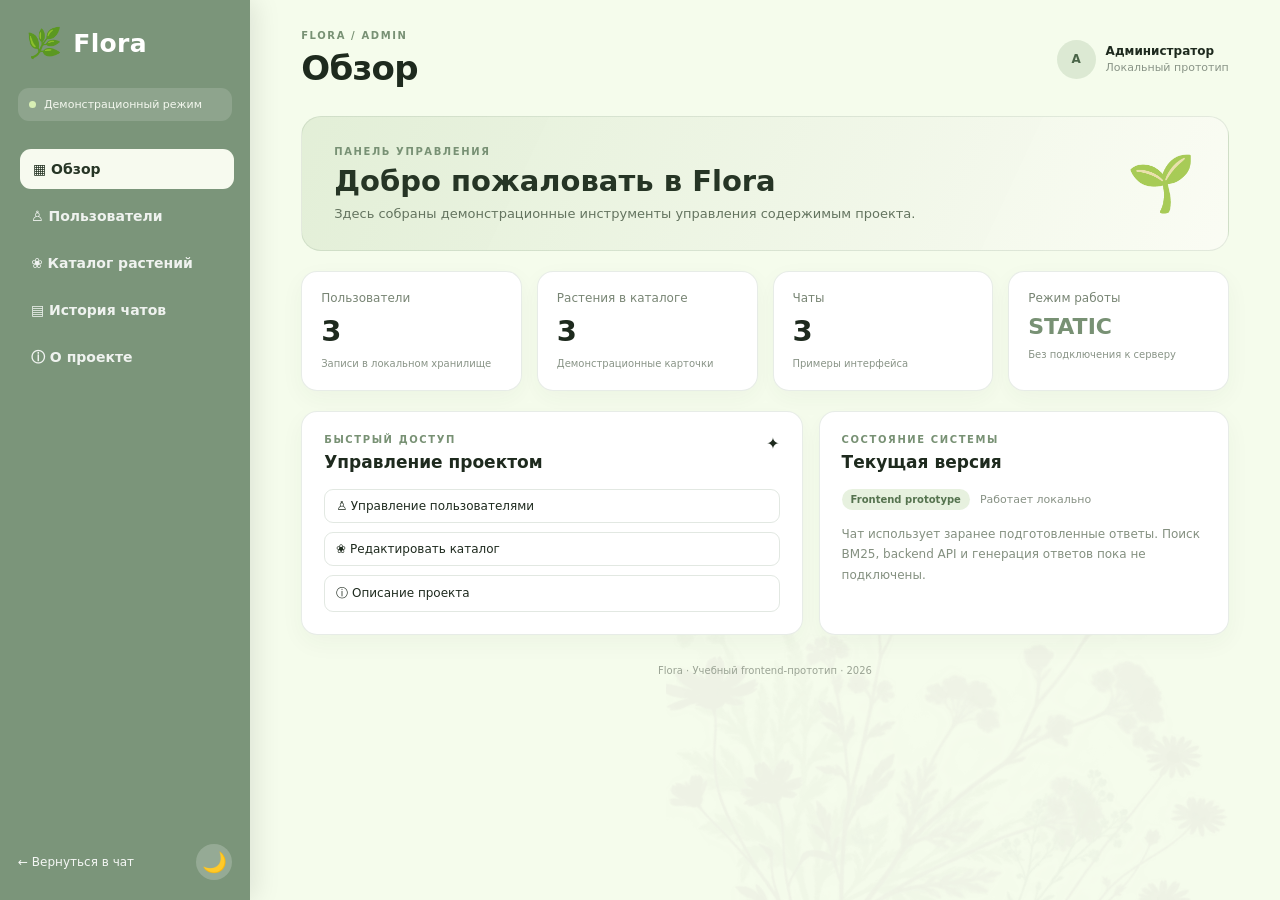
<file: admin.html>
<!DOCTYPE html>
<html lang="ru" data-theme="light">
<head>
  <meta charset="UTF-8">
  <meta name="viewport" content="width=device-width, initial-scale=1.0">
  <meta name="description" content="Демонстрационная панель администратора проекта Flora — Бестиарий растений">
  <title>Администрирование — Flora</title>
  <link rel="stylesheet" href="css/style.css">
  <script>
    (function () {
      var theme = localStorage.getItem('flora-theme') || 'light';
      document.documentElement.setAttribute('data-theme', theme);
    })();
  </script>
</head>
<body class="admin-body">
  <div class="admin-shell">
    <aside class="admin-sidebar">
      <a class="admin-brand" href="index.html"><span>🌿</span><span>Flora</span></a>
      <div class="admin-role"><span class="admin-role-dot"></span> Демонстрационный режим</div>
      <nav class="admin-nav" aria-label="Разделы панели">
        <a class="active" href="#overview" data-section="overview">▦ Обзор</a>
        <a href="#users" data-section="users">♙ Пользователи</a>
        <a href="#plants" data-section="plants">❀ Каталог растений</a>
        <a href="#chats" data-section="chats">▤ История чатов</a>
        <a href="#about" data-section="about">ⓘ О проекте</a>
      </nav>
      <div class="admin-sidebar-bottom">
        <a href="index.html">← Вернуться в чат</a>
        <button class="theme-toggle" id="themeToggle" title="Сменить тему" aria-label="Сменить тему">🌙</button>
      </div>
    </aside>

    <main class="admin-main">
      <header class="admin-topbar">
        <div><p class="admin-eyebrow">FLORA / ADMIN</p><h1 id="pageTitle">Обзор</h1></div>
        <div class="admin-profile"><span class="admin-avatar">А</span><span><b>Администратор</b><small>Локальный прототип</small></span></div>
      </header>

      <section class="admin-section active" id="section-overview">
        <div class="admin-welcome"><div><p class="admin-eyebrow">ПАНЕЛЬ УПРАВЛЕНИЯ</p><h2>Добро пожаловать в Flora</h2><p>Здесь собраны демонстрационные инструменты управления содержимым проекта.</p></div><span class="welcome-plant">🌱</span></div>
        <div class="admin-stats">
          <article class="stat-card"><span>Пользователи</span><strong id="statUsers">—</strong><small>Записи в локальном хранилище</small></article>
          <article class="stat-card"><span>Растения в каталоге</span><strong id="statPlants">—</strong><small>Демонстрационные карточки</small></article>
          <article class="stat-card"><span>Чаты</span><strong id="statChats">3</strong><small>Примеры интерфейса</small></article>
          <article class="stat-card"><span>Режим работы</span><strong class="stat-mode">STATIC</strong><small>Без подключения к серверу</small></article>
        </div>
        <div class="admin-grid-two">
          <article class="admin-card"><div class="admin-card-heading"><div><p class="admin-eyebrow">БЫСТРЫЙ ДОСТУП</p><h3>Управление проектом</h3></div>✦</div><div class="quick-actions"><button data-go="users">♙ Управление пользователями</button><button data-go="plants">❀ Редактировать каталог</button><button data-go="about">ⓘ Описание проекта</button></div></article>
          <article class="admin-card"><p class="admin-eyebrow">СОСТОЯНИЕ СИСТЕМЫ</p><h3>Текущая версия</h3><div class="status-line"><span class="status-pill">Frontend prototype</span><span>Работает локально</span></div><p class="admin-muted">Чат использует заранее подготовленные ответы. Поиск BM25, backend API и генерация ответов пока не подключены.</p></article>
        </div>
      </section>

      <section class="admin-section" id="section-users">
        <div class="section-intro"><div><p class="admin-eyebrow">УЧЁТНЫЕ ЗАПИСИ</p><h2>Пользователи</h2><p>Демонстрационный список. Изменения сохраняются только в этом браузере.</p></div><button class="admin-primary" id="addUserBtn">＋ Добавить пользователя</button></div>
        <div class="admin-card table-card"><div class="table-toolbar"><input id="userSearch" type="search" placeholder="Поиск по имени или логину"><span id="userCount"></span></div><div class="table-scroll"><table><thead><tr><th>Пользователь</th><th>Логин</th><th>Роль</th><th>Статус</th><th>Действия</th></tr></thead><tbody id="usersTable"></tbody></table></div></div>
      </section>

      <section class="admin-section" id="section-plants">
        <div class="section-intro"><div><p class="admin-eyebrow">КОНТЕНТ</p><h2>Каталог растений</h2><p>Добавляйте и редактируйте демонстрационные записи каталога.</p></div><button class="admin-primary" id="addPlantBtn">＋ Добавить растение</button></div>
        <div class="admin-card"><div class="table-toolbar"><input id="plantSearch" type="search" placeholder="Найти растение"><span id="plantCount"></span></div><div id="plantGrid" class="plant-admin-grid"></div></div>
      </section>

      <section class="admin-section" id="section-chats">
        <div class="section-intro"><div><p class="admin-eyebrow">АКТИВНОСТЬ</p><h2>История чатов</h2><p>Примеры диалогов, встроенные в статический frontend.</p></div></div>
        <div class="admin-card table-card"><div class="table-scroll"><table><thead><tr><th>Название</th><th>Последняя активность</th><th>Сообщения</th><th>Источник</th></tr></thead><tbody id="chatsTable"></tbody></table></div></div>
        <div class="admin-note">История не синхронизируется с пользователями: в текущем прототипе чаты хранятся в памяти страницы и не отправляются на сервер.</div>
      </section>

      <section class="admin-section" id="section-about">
        <div class="section-intro"><div><p class="admin-eyebrow">ДОКУМЕНТАЦИЯ</p><h2>О проекте Flora</h2><p>Краткое описание продукта и его текущего состояния.</p></div></div>
        <div class="admin-card about-card"><span class="about-icon">🌿</span><h3>Бестиарий растений</h3><p>Flora — веб-интерфейс справочника необычных и интересных видов растений. Предполагаемый сценарий — поиск растения по названию или вопросу на естественном языке и получение ответа с опорой на источники.</p><div class="about-columns"><div><b>Сейчас реализовано</b><ul><li>Интерфейс чата и список диалогов</li><li>Демонстрационные ответы по шаблону</li><li>Формы входа и регистрации с проверкой полей</li><li>Светлая и тёмная темы</li><li>Демонстрационная панель администратора</li></ul></div><div><b>Планируется подключить</b><ul><li>Backend API и хранение пользователей</li><li>Корпус документов о растениях</li><li>Поиск BM25 и оценку релевантности</li><li>Генерацию ответа на основе найденных источников</li><li>Настоящую авторизацию и разграничение ролей</li></ul></div></div><a class="admin-doc-link" href="README.md" target="_blank" rel="noopener">Открыть README проекта ↗</a></div>
      </section>
      <footer class="admin-footer">Flora · Учебный frontend-прототип · 2026</footer>
    </main>
  </div>

  <dialog class="admin-dialog" id="entityDialog">
    <form id="entityForm" method="dialog">
      <div class="dialog-heading"><div><p class="admin-eyebrow" id="dialogEyebrow">НОВАЯ ЗАПИСЬ</p><h2 id="dialogTitle">Добавить</h2></div><button type="button" class="dialog-close" id="closeDialog" aria-label="Закрыть">×</button></div>
      <label id="fieldNameLabel">Имя<input id="fieldName" required maxlength="60"></label>
      <label id="fieldExtraLabel">Дополнительная информация<input id="fieldExtra" maxlength="100"></label>
      <label id="fieldDescriptionLabel">Описание<textarea id="fieldDescription" rows="3" maxlength="300"></textarea></label>
      <div class="dialog-actions"><button type="button" class="admin-secondary" id="cancelDialog">Отмена</button><button type="submit" class="admin-primary">Сохранить</button></div>
    </form>
  </dialog>
  <script src="js/admin.js"></script>
  <script src="js/app.js"></script>
</body>
</html>
</file>
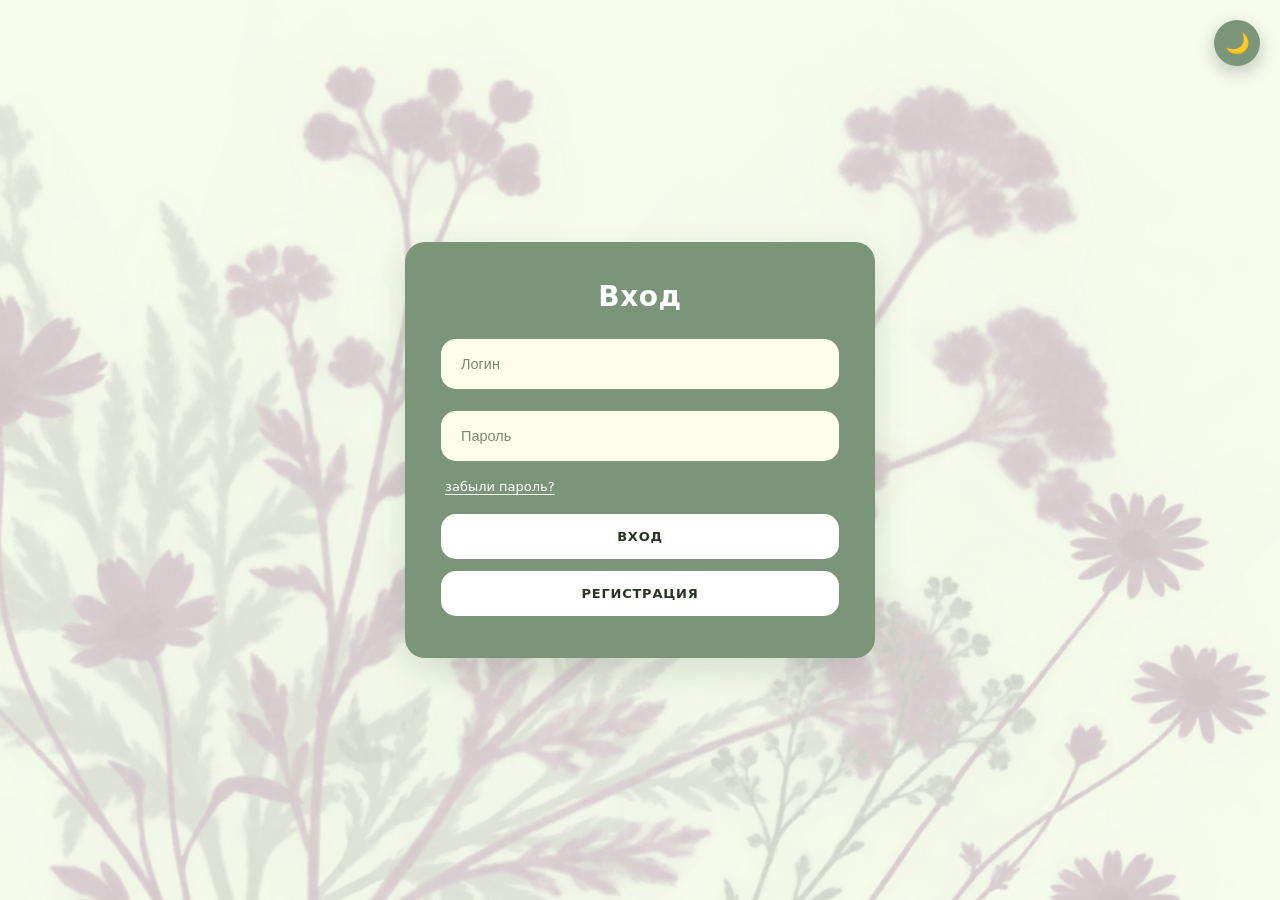
<file: login.html>
<!DOCTYPE html>
<html lang="ru" data-theme="light">
<head>
<meta charset="UTF-8">
<meta name="viewport" content="width=device-width, initial-scale=1.0">
<title>Вход — Flora</title>
<link rel="stylesheet" href="css/style.css">
<script>
  (function () {
    var t = localStorage.getItem('flora-theme') || 'light';
    document.documentElement.setAttribute('data-theme', t);
  })();
</script>
</head>
<body>

<button class="theme-toggle" id="themeToggle" title="Сменить тему">🌙</button>

<div class="auth-page">
  <div class="auth-card">

    <h1 class="auth-title">Вход</h1>

    <form id="loginForm" novalidate>

      <div class="field" data-field="login">
        <div class="field-input-wrap">
          <input type="text" id="login" placeholder="Логин" autocomplete="username">
          <span class="error-icon">!</span>
        </div>
        <div class="error-text"></div>
      </div>

      <div class="field" data-field="password">
        <div class="field-input-wrap">
          <input type="password" id="password" placeholder="Пароль" autocomplete="current-password">
          <span class="error-icon">!</span>
        </div>
        <div class="error-text"></div>
      </div>

      <div class="forgot-row">
        <a href="#" class="forgot-link" id="forgotLink">забыли пароль?</a>
      </div>

      <button type="submit" class="btn">ВХОД</button>
      <a href="register.html" class="btn btn-link">РЕГИСТРАЦИЯ</a>

    </form>

  </div>
</div>

<script src="js/app.js"></script>
</body>
</html>
</file>
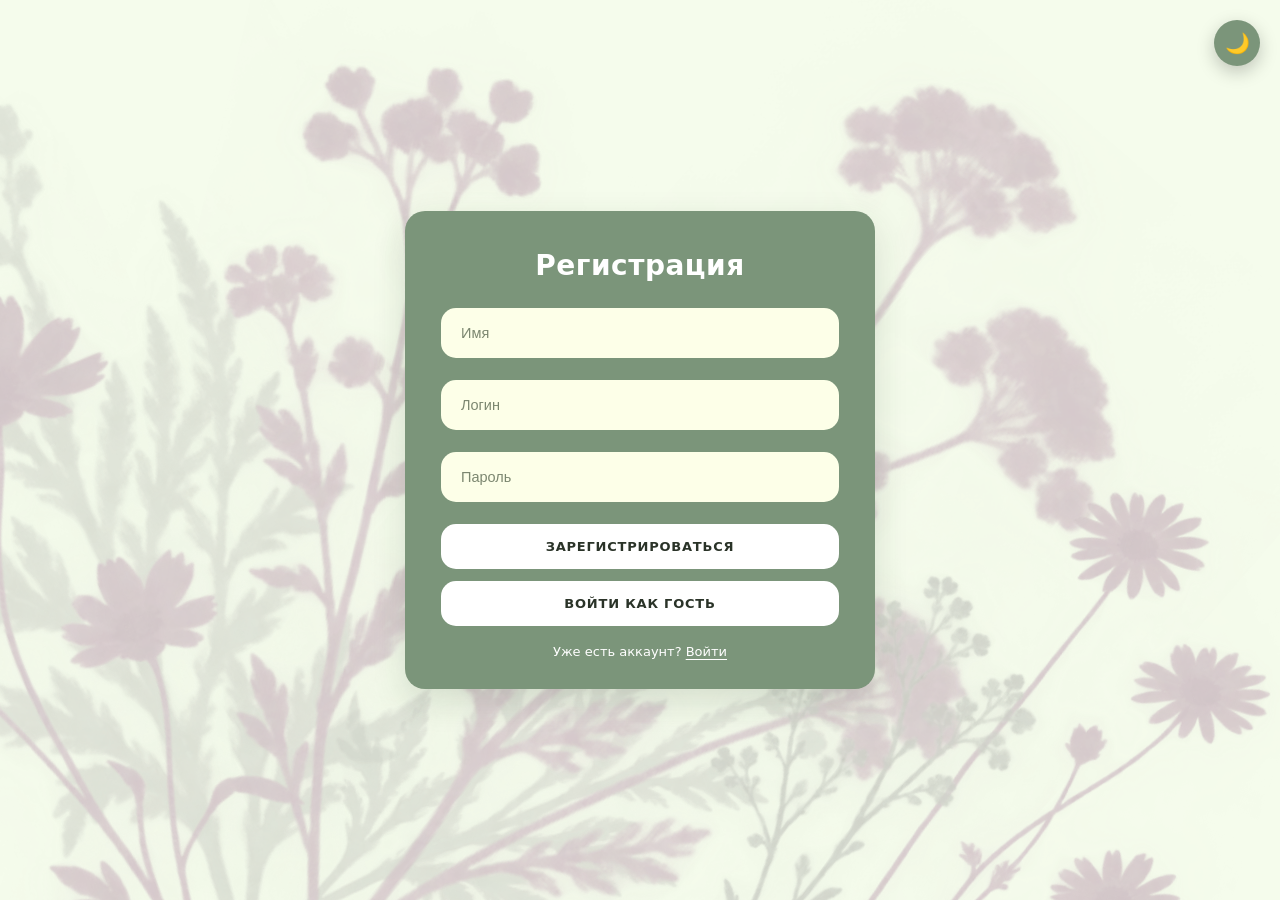
<file: register.html>
<!DOCTYPE html>
<html lang="ru" data-theme="light">
<head>
<meta charset="UTF-8">
<meta name="viewport" content="width=device-width, initial-scale=1.0">
<title>Регистрация — Flora</title>
<link rel="stylesheet" href="css/style.css">
<script>
  (function () {
    var t = localStorage.getItem('flora-theme') || 'light';
    document.documentElement.setAttribute('data-theme', t);
  })();
</script>
</head>
<body>

<!-- кнопка темы на страницах авторизации осталась плавающей -->
<button class="theme-toggle" id="themeToggle" title="Сменить тему">🌙</button>

<div class="auth-page">
  <div class="auth-card">

    <h1 class="auth-title">Регистрация</h1>

    <form id="registerForm" novalidate>

      <!-- ИМЯ -->
      <div class="field" data-field="name">
        <div class="field-input-wrap">
          <input type="text" id="name" placeholder="Имя" autocomplete="name">
          <span class="error-icon">!</span>
        </div>
        <div class="error-text"></div>
      </div>

      <!-- ЛОГИН -->
      <div class="field" data-field="login">
        <div class="field-input-wrap">
          <input type="text" id="login" placeholder="Логин" autocomplete="username">
          <span class="error-icon">!</span>
        </div>
        <div class="error-text"></div>
      </div>

      <!-- ПАРОЛЬ -->
      <div class="field" data-field="password">
        <div class="field-input-wrap">
          <input type="password" id="password" placeholder="Пароль" autocomplete="new-password">
          <span class="error-icon">!</span>
        </div>
        <div class="error-text"></div>
      </div>

      <button type="submit" class="btn">ЗАРЕГИСТРИРОВАТЬСЯ</button>
      <a href="index.html" class="btn btn-link">ВОЙТИ КАК ГОСТЬ</a>

    </form>

    <p class="auth-switch">
      Уже есть аккаунт? <a href="login.html">Войти</a>
    </p>

  </div>
</div>

<script src="js/app.js"></script>
</body>
</html>
</file>
<file: css/style.css>
/* =========================================================
   ПЕРЕМЕННЫЕ / ТЕМЫ
   ========================================================= */
:root {
  /* --- базовые цвета из ТЗ --- */
  --green:        #7B957A;
  --green-dark:   #6a826a;
  --bg-light:     #F5FCEC;
  --bg-input:     #E4EBCD;
  --bg-field:     #FDFFE8;
  --white:        #FFFFFF;
  --red:          #B93632;

  /* --- тема (светлая) --- */
  --bg-page:        #F5FCEC;
  --text-main:      #1E2A1E;
  --chat-item-bg:   #FFFFFF;
  --chat-item-text: #1A1A1A;
  --chat-item-hover:#F0F5E4;
  --shadow:         0 12px 34px rgba(30, 60, 30, .14);

  --radius-lg: 20px;
  --radius-md: 15px;

  /* =========================================================
     ФОН — общие настройки (страницы ВХОДА и РЕГИСТРАЦИИ)
     ========================================================= */
  --bg-image:    url('../img/flowers-dark.svg'); /* путь к картинке */
  --bg-size:     cover;                      /* размер: cover / contain / 100% 100% / 1200px */
  --bg-position: center center;              /* положение: center / top left / 50% 20% ... */
  --bg-rotate:   0deg;                       /* поворот: -45deg, 90deg, 180deg ... */
  --bg-flip-x:   1;                          /* отражение по X: 1 — не трогать, -1 — отразить */
  --bg-flip-y:   1;                          /* отражение по Y: 1 — не трогать, -1 — отразить */
  --bg-opacity:  0.85;                       /* прозрачность: 0..1 */

  /* =========================================================
     ФОН — ТОЛЬКО для страницы ЧАТА (index.html)
     ========================================================= */
  --chat-bg-size:     80% auto;      /* размер картинки на главной */
  --chat-bg-position: 50% 100%;    /* положение: ближе к правому борту, по центру */
  --chat-bg-opacity:  1;          /* прозрачность на главной */
}

[data-theme="dark"] {
  --bg-page:        #101A12;
  --text-main:      #E8F0E2;
  --chat-item-bg:   #223026;
  --chat-item-text: #E8F0E2;
  --chat-item-hover:#2C3D31;
  --shadow:         0 12px 34px rgba(0, 0, 0, .55);

  /* Если для тёмной темы нужны другие настройки фона —
     раскомментируй и подгони под себя: */
  /* --bg-image:    url('../img/flowers-dark.png'); */
  /* --bg-opacity:  0.55; */
  /* --chat-bg-opacity: 0.5; */
}

/* =========================================================
   БАЗА
   ========================================================= */
* { box-sizing: border-box; margin: 0; padding: 0; }

html, body { height: 100%; }

body {
  font-family: 'Segoe UI', 'Inter', system-ui, -apple-system, sans-serif;
  color: var(--text-main);
  background-color: var(--bg-page);
  transition: background-color .35s ease, color .35s ease;
  overflow: hidden; /* главный чат не должен скроллиться целиком */
}

/* страницы авторизации скроллятся */
body:has(.auth-page) { overflow: auto; }

a { text-decoration: none; color: inherit; }
button { font-family: inherit; }

/* =========================================================
   ФОН КАРТИНКОЙ (общий слой для всех страниц)
   ========================================================= */
body::before {
  content: '';
  position: fixed;
  inset: 0;
  background-image: var(--bg-image);
  background-size: var(--bg-size);
  background-position: var(--bg-position);
  background-repeat: no-repeat;
  opacity: var(--bg-opacity);
  pointer-events: none;   /* не мешает кликам по кнопкам */
  z-index: 0;             /* поверх цвета фона, но под контентом */
  transition: opacity .35s ease, transform .35s ease;
  transform: rotate(var(--bg-rotate))
             scaleX(var(--bg-flip-x))
             scaleY(var(--bg-flip-y));
  transform-origin: center center;
}

/* Переопределение фона ТОЛЬКО для страницы чата */
body:has(.app)::before {
  background-size: var(--chat-bg-size);
  background-position: var(--chat-bg-position);
  opacity: var(--chat-bg-opacity);
}

/* Весь контент — поверх фона */
.app,
.auth-page {
  position: relative;
  z-index: 1;
}

/* =========================================================
   КНОПКА ПЕРЕКЛЮЧЕНИЯ ТЕМЫ
   ========================================================= */
.theme-toggle {
  width: 46px;
  height: 46px;
  border: none;
  border-radius: 50%;
  background: var(--green);
  color: #fff;
  font-size: 20px;
  cursor: pointer;
  z-index: 200;
  box-shadow: 0 6px 18px rgba(0, 0, 0, .22);
  /* меняем только transform — цвет НЕ трогаем */
  transition: transform .2s ease;
}
.theme-toggle:hover  { transform: scale(1.08); }
.theme-toggle:active { transform: scale(.95); }

/* На страницах входа/регистрации — плавающая в правом верхнем углу */
body:has(.auth-page) .theme-toggle {
  position: fixed;
  top: 20px;
  right: 20px;
}

/* На главной — компактная внутри сайдбара */
.sidebar .theme-toggle {
  width: 38px;
  height: 38px;
  font-size: 16px;
  flex-shrink: 0;
  /* «мягкий» фон, чтобы визуально не сливалась с зелёным сайдбаром */
  background: rgba(255, 255, 255, .22);
  box-shadow: none;
}

/* =========================================================
   ЭКРАН ЧАТА
   ========================================================= */
.app {
  display: flex;
  height: 100vh;
  position: relative;
  z-index: 1;
}

/* ---------- САЙДБАР ---------- */
.sidebar {
  width: 25%;
  min-width: 280px;
  max-width: 360px;
  background: var(--green);
  display: flex;
  flex-direction: column;
  padding: 20px 20px;
  gap: 20px;
  box-shadow: 6px 0 26px rgba(0, 0, 0, .12);
  z-index: 2;
}

/* строка с логотипом и кнопкой темы */
.logo-row {
  display: flex;
  align-items: center;
  justify-content: space-between;
  gap: 10px;
}

.logo {
  display: flex;
  align-items: center;
  gap: 10px;
  color: #fff;
  font-size: 22px;
  font-weight: 700;
  letter-spacing: .5px;
  padding: 4px 6px 6px;
}
.logo-text { flex: 1; }
.logo-icon { font-size: 24px; }

/* ---------- КНОПКА НОВЫЙ ЧАТ ---------- */
.btn-new-chat {
  display: flex;
  align-items: center;
  justify-content: center;
  gap: 5px;
  width: 100%;
  padding: 14px 14px;
  border: none;
  border-radius: var(--radius-md);
  background: var(--white);
  color: #2A3328;
  font-weight: 700;
  font-size: 14px;
  letter-spacing: .06em;
  cursor: pointer;
  /* только transform и тень — цвет НЕ меняется */
  transition: transform .18s ease, box-shadow .18s ease;
}
.btn-new-chat .plus { font-size: 17px; line-height: 1; }

.btn-new-chat:hover {
  transform: translateY(-2px);
  box-shadow: 0 10px 22px rgba(0, 0, 0, .2);
}
.btn-new-chat:active { transform: translateY(0); }

/* ---------- СПИСОК ЧАТОВ ---------- */
.chat-list {
  list-style: none;
  flex: 1;
  overflow-y: auto;
  display: flex;
  flex-direction: column;
  gap: 8px;
  padding-right: 4px;
  margin: 0 -4px;
}
.chat-list::-webkit-scrollbar { width: 6px; }
.chat-list::-webkit-scrollbar-thumb {
  background: rgba(255, 255, 255, .35);
  border-radius: 3px;
}

.chat-item {
  background: var(--chat-item-bg);
  color: var(--chat-item-text);
  border-radius: var(--radius-md);
  padding: 12px 14px;
  cursor: pointer;
  display: flex;
  flex-direction: column;
  gap: 4px;
  border: 1px solid transparent;
  transition: transform .16s ease, box-shadow .16s ease;
  animation: fadeUp .3s ease both;
}
.chat-item:hover {
  transform: translateX(4px);
  box-shadow: 0 8px 18px rgba(0, 0, 0, .18);
  /* цвет НЕ меняется */
}
.chat-item.active {
  background: var(--chat-item-hover);
  border-color: var(--green-dark);
  box-shadow: inset 3px 0 0 #fff;
}
.chat-item-title {
  font-size: 13.5px;
  font-weight: 600;
  white-space: nowrap;
  overflow: hidden;
  text-overflow: ellipsis;
}
.chat-item-time {
  font-size: 11px;
  opacity: .55;
}

/* ---------- ПОДВАЛ САЙДБАРА ---------- */
.sidebar-foot { padding-top: 8px; }

.user-link {
  display: flex;
  align-items: center;
  gap: 10px;
  padding: 10px 12px;
  border-radius: var(--radius-md);
  color: #fff;
  font-size: 13px;
  font-weight: 600;
  transition: transform .2s ease; /* цвет НЕ трогаем */
}
.user-link:hover { transform: translateX(3px); }

.avatar {
  width: 30px; height: 30px;
  border-radius: 50%;
  background: #fff;
  color: var(--green);
  display: grid;
  place-items: center;
  font-weight: 700;
  font-size: 13px;
}

/* ---------- ОСНОВНАЯ ОБЛАСТЬ ---------- */
.chat-main {
  flex: 1;
  display: flex;
  flex-direction: column;
  min-width: 0;
}

.messages {
  flex: 1;
  overflow-y: auto;
  padding: 34px 40px 20px;
  display: flex;
  flex-direction: column;
  gap: 14px;
  scroll-behavior: smooth;
}
.messages::-webkit-scrollbar { width: 8px; }
.messages::-webkit-scrollbar-thumb {
  background: rgba(123, 149, 122, .45);
  border-radius: 4px;
}

/* пустое состояние */
.empty-state {
  margin: auto;
  text-align: center;
  max-width: 460px;
  padding: 20px;
  animation: fadeUp .5s ease both;
}
.empty-icon { font-size: 58px; margin-bottom: 12px; }
.empty-state h2 {
  font-size: 22px;
  font-weight: 700;
  margin-bottom: 8px;
  color: var(--text-main);
}
.empty-state p {
  font-size: 14.5px;
  line-height: 1.55;
  opacity: .7;
}

/* сообщения */
.msg {
  max-width: 72%;
  padding: 13px 18px;
  border-radius: 18px;
  font-size: 14.5px;
  line-height: 1.5;
  word-wrap: break-word;
  animation: fadeUp .3s ease both;
}
.msg.user {
  align-self: flex-end;
  background: var(--green);
  color: #fff;
  border-bottom-right-radius: 6px;
}
.msg.bot {
  align-self: flex-start;
  background: var(--chat-item-bg);
  color: var(--chat-item-text);
  border-bottom-left-radius: 6px;
  box-shadow: 0 4px 14px rgba(0, 0, 0, .07);
}

/* ---------- ПОЛЕ ВВОДА ---------- */
.composer {
  padding: 8px 40px 30px;
  display: flex;
  justify-content: center;
}
.composer-inner {
  position: relative;
  width: 100%;
  max-width: 780px;
}
.composer-inner input {
  width: 100%;
  padding: 17px 66px 17px 24px;
  border: 2px solid transparent;
  border-radius: var(--radius-lg);
  background: var(--bg-input);
  color: #2A3328;
  font-size: 14.5px;
  outline: none;
  transition: border-color .2s ease, box-shadow .2s ease;
}
.composer-inner input::placeholder { color: #6E7A64; }
.composer-inner input:focus {
  border-color: var(--green);
  box-shadow: 0 0 0 4px rgba(123, 149, 122, .18);
}

.send-btn {
  position: absolute;
  right: 8px;
  top: 50%;
  transform: translateY(-50%);
  width: 42px;
  height: 42px;
  border: none;
  border-radius: 50%;
  background: var(--green);
  color: #fff;
  display: grid;
  place-items: center;
  cursor: pointer;
  /* только transform — цвет НЕ меняется */
  transition: transform .18s ease;
}
.send-btn:hover  { transform: translateY(-50%) scale(1.1); }
.send-btn:active { transform: translateY(-50%) scale(.94); }

/* =========================================================
   ЭКРАНЫ АВТОРИЗАЦИИ
   ========================================================= */
.auth-page {
  min-height: 100vh;
  display: flex;
  align-items: center;
  justify-content: center;
  padding: 60px 20px;
  position: relative;
  z-index: 1;
}

.auth-card {
  width: 100%;
  max-width: 470px;
  background: var(--green);
  border-radius: var(--radius-lg);
  padding: 38px 36px 30px;
  box-shadow: var(--shadow);
  animation: fadeUp .45s ease both;
}

.auth-title {
  color: #fff;
  font-size: 28px;
  font-weight: 700;
  text-align: center;
  margin-bottom: 26px;
  letter-spacing: .5px;
}

/* ---------- ПОЛЯ ---------- */
.field { margin-bottom: 16px; }

.field-input-wrap { position: relative; }

.field input {
  width: 100%;
  padding: 15px 48px 15px 18px;
  border: 2px solid transparent;
  border-radius: var(--radius-md);
  background: var(--bg-field);
  color: #2A3328;
  font-size: 14.5px;
  outline: none;
  transition: border-color .2s ease, box-shadow .2s ease;
}
.field input::placeholder { color: #7C8770; }
.field input:focus {
  border-color: #D6E0B8;
  box-shadow: 0 0 0 4px rgba(253, 255, 232, .28);
}

/* состояние ошибки */
.field.error input {
  border-color: var(--red);
  box-shadow: 0 0 0 4px rgba(185, 54, 50, .18);
}

.error-icon {
  position: absolute;
  right: 14px;
  top: 50%;
  transform: translateY(-50%) scale(.6);
  width: 22px;
  height: 22px;
  border-radius: 50%;
  background: var(--red);
  color: #fff;
  font-size: 13px;
  font-weight: 800;
  display: grid;
  place-items: center;
  line-height: 1;
  opacity: 0;
  pointer-events: none;
  transition: opacity .2s ease, transform .2s ease;
}
.field.error .error-icon {
  opacity: 1;
  transform: translateY(-50%) scale(1);
}

.error-text {
  color: #fff;
  font-size: 11.5px;
  line-height: 1.4;
  margin-top: 6px;
  padding-left: 4px;
  max-height: 0;
  opacity: 0;
  overflow: hidden;
  transition: max-height .25s ease, opacity .25s ease, margin .25s ease;
}
.field.error .error-text {
  max-height: 120px;
  opacity: 1;
}
.error-text span { display: block; }

/* ---------- ССЫЛКА "ЗАБЫЛИ ПАРОЛЬ" ---------- */
.forgot-row {
  display: flex;
  justify-content: flex-start;
  margin: -4px 0 20px 4px;
}
.forgot-link {
  color: #fff;
  font-size: 13px;
  text-decoration: underline;
  text-underline-offset: 3px;
  transition: opacity .2s ease;
}
.forgot-link:hover { opacity: .75; }

/* ---------- КНОПКИ ---------- */
.btn {
  display: block;
  width: 100%;
  padding: 15px;
  margin-bottom: 12px;
  border: none;
  border-radius: var(--radius-md);
  background: var(--white);
  color: #2A3328;
  font-weight: 700;
  font-size: 13px;
  letter-spacing: .06em;
  text-align: center;
  cursor: pointer;
  /* только transform и тень — фон и текст НЕ меняются */
  transition: transform .18s ease, box-shadow .18s ease;
}
.btn:hover {
  transform: translateY(-2px);
  box-shadow: 0 10px 22px rgba(0, 0, 0, .25);
}
.btn:active { transform: translateY(0) scale(.98); }

/* ссылка-кнопка (ВОЙТИ КАК ГОСТЬ, РЕГИСТРАЦИЯ) */
.btn-link { text-decoration: none; }

.auth-switch {
  text-align: center;
  color: #fff;
  font-size: 13px;
  margin-top: 18px;
}
.auth-switch a {
  text-decoration: underline;
  text-underline-offset: 3px;
  transition: opacity .2s ease;
}
.auth-switch a:hover { opacity: .75; }

/* =========================================================
   ТОСТ-УВЕДОМЛЕНИЕ
   ========================================================= */
.toast {
  position: fixed;
  left: 50%;
  bottom: 34px;
  transform: translate(-50%, 24px);
  background: rgba(30, 42, 30, .95);
  color: #fff;
  padding: 13px 24px;
  border-radius: 14px;
  font-size: 13.5px;
  opacity: 0;
  pointer-events: none;
  z-index: 999;
  transition: opacity .3s ease, transform .3s ease;
  max-width: 90vw;
  text-align: center;
}
.toast.show { opacity: 1; transform: translate(-50%, 0); }

/* =========================================================
   АНИМАЦИИ
   ========================================================= */
@keyframes fadeUp {
  from { opacity: 0; transform: translateY(14px); }
  to   { opacity: 1; transform: translateY(0); }
}

/* =========================================================
   АДАПТИВ
   ========================================================= */
@media (max-width: 820px) {
  .sidebar { min-width: 220px; width: 220px; padding: 16px 12px; }
  .logo-text { display: none; }
  .messages { padding: 24px 20px; }
  .composer { padding: 8px 20px 20px; }
  .auth-card { padding: 30px 22px 24px; }
}

@media (max-width: 620px) {
  .app { flex-direction: column; }
  .sidebar {
    width: 100%; max-width: none; min-width: 0;
    flex-direction: row; align-items: center;
    gap: 10px; padding: 10px 14px;
  }
  .sidebar .logo, .sidebar-foot { display: none; }
  .btn-new-chat { width: auto; padding: 11px 14px; flex-shrink: 0; }
  .chat-list { flex-direction: row; overflow-x: auto; overflow-y: hidden; }
  .chat-item { min-width: 160px; }
  .msg { max-width: 88%; }
}
/* =========================================================
   RAG / ИСТОЧНИКИ / РАСПОЗНАВАНИЕ ФОТО
   ========================================================= */
[hidden] { display: none !important; }
.composer {
  flex-direction: column;
  align-items: center;
  gap: 8px;
}
.composer-inner input { padding-left: 62px; }
.photo-btn {
  position: absolute;
  left: 9px;
  top: 50%;
  transform: translateY(-50%);
  width: 40px;
  height: 40px;
  border: 0;
  border-radius: 50%;
  background: rgba(255, 255, 255, .55);
  color: #2A3328;
  cursor: pointer;
  font-size: 19px;
  z-index: 1;
}
.photo-btn:hover { background: rgba(255, 255, 255, .9); }
.photo-btn:focus-visible, .plant-candidate button:focus-visible,
.photo-panel button:focus-visible, .send-btn:focus-visible {
  outline: 3px solid #345f38;
  outline-offset: 2px;
}
.send-btn:disabled, .photo-panel button:disabled {
  opacity: .55;
  cursor: wait;
}
.service-status {
  width: 100%;
  max-width: 780px;
  padding: 0 8px;
  color: var(--text-main);
  opacity: .62;
  font-size: 11px;
  line-height: 1.4;
}
.photo-panel {
  position: absolute;
  z-index: 5;
  left: 0;
  bottom: calc(100% + 12px);
  width: min(100%, 480px);
  display: flex;
  gap: 13px;
  align-items: center;
  padding: 12px;
  border-radius: 16px;
  background: var(--chat-item-bg);
  color: var(--chat-item-text);
  box-shadow: var(--shadow);
}
.photo-panel img {
  width: 88px;
  height: 88px;
  border-radius: 10px;
  object-fit: cover;
  flex: 0 0 auto;
}
.photo-panel-info { display: flex; flex-direction: column; gap: 5px; min-width: 0; font-size: 12px; }
.photo-panel-info strong { overflow-wrap: anywhere; }
.photo-panel-info span { opacity: .7; }
.photo-panel-actions { display: flex; flex-wrap: wrap; gap: 7px; margin-top: 4px; }
.photo-panel-actions button, .plant-candidate button {
  border: 0;
  border-radius: 9px;
  padding: 8px 11px;
  background: var(--green);
  color: #fff;
  cursor: pointer;
  font: inherit;
  font-weight: 600;
}
.photo-panel-actions .secondary-action { background: #e8ece4; color: #293629; }
.message-text { white-space: pre-wrap; }
.message-warning, .source-warning {
  display: block;
  margin-top: 9px;
  color: #9a5a17;
  font-size: 12px;
}
.message-meta {
  display: block;
  margin-top: 10px;
  opacity: .58;
  font-size: 11px;
}
.source-list {
  margin-top: 12px;
  padding-top: 10px;
  border-top: 1px solid rgba(100, 120, 100, .22);
  display: grid;
  gap: 8px;
  font-size: 12px;
}
.source-list > strong { font-size: 12px; }
.source-item {
  display: grid;
  gap: 3px;
  padding: 8px 10px;
  border-radius: 10px;
  background: rgba(123, 149, 122, .09);
}
.source-item-title { font-weight: 700; }
.source-item em, .source-item small { opacity: .75; font-size: 11px; }
.source-item a { color: #477a4b; text-decoration: underline; text-underline-offset: 2px; width: fit-content; }
.plant-candidates { display: grid; gap: 8px; margin-top: 10px; }
.plant-candidate {
  display: grid;
  gap: 5px;
  padding: 10px;
  border: 1px solid rgba(100, 120, 100, .2);
  border-radius: 12px;
}
.plant-candidate em, .plant-candidate small { font-size: 11px; opacity: .7; }
.plant-candidate button { margin-top: 4px; justify-self: start; }

@media (max-width: 620px) {
  .composer { padding: 8px 14px 14px; }
  .service-status { font-size: 10px; }
  .photo-panel { width: 100%; }
  .photo-panel img { width: 68px; height: 68px; }
  .source-list { max-width: 100%; }
}

.source-snippet { font-size: 11px; line-height: 1.45; opacity: .82; margin-top: 3px; }
.photo-btn:disabled { opacity: .5; cursor: wait; }

/* =========================================================
   ПАНЕЛЬ АДМИНИСТРАТОРА — ДЕМО-ИНТЕРФЕЙС
   ========================================================= */

.admin-body { overflow: auto; background: var(--bg-page); }
.admin-body::before { opacity: .16; background-size: 48% auto; background-position: right bottom; }
.admin-shell { position: relative; z-index: 1; display: flex; min-height: 100vh; }
.admin-sidebar { width: 250px; flex: 0 0 250px; min-height: 100vh; padding: 26px 18px 20px; display: flex; flex-direction: column; gap: 28px; background: var(--green); color: #fff; box-shadow: 5px 0 25px rgba(0,0,0,.1); }
.admin-brand { display: flex; align-items: center; gap: 11px; padding: 0 8px; font-size: 25px; font-weight: 750; letter-spacing: .3px; }
.admin-brand span:first-child { font-size: 29px; }
.admin-role { display: flex; align-items: center; gap: 8px; padding: 10px 11px; border-radius: 11px; background: rgba(255,255,255,.14); color: #f4f8ef; font-size: 11px; }
.admin-role-dot { width: 7px; height: 7px; border-radius: 50%; background: #d8efb4; }
.admin-nav { display: grid; gap: 7px; }
.admin-nav a { padding: 12px 13px; border-radius: 11px; color: rgba(255,255,255,.88); font-size: 14px; font-weight: 600; transition: background .18s, transform .18s; }
.admin-nav a:hover, .admin-nav a.active { color: #263525; background: #f7faef; transform: translateX(2px); }
.admin-sidebar-bottom { display: flex; align-items: center; justify-content: space-between; gap: 8px; margin-top: auto; }
.admin-sidebar-bottom > a { font-size: 12px; color: #fff; opacity: .92; }
.admin-sidebar .theme-toggle { width: 36px; height: 36px; background: rgba(255,255,255,.2); box-shadow: none; }
.admin-main { width: min(100% - 250px, 1450px); padding: 30px clamp(22px, 4vw, 58px) 20px; margin: 0 auto; }
.admin-topbar { display: flex; justify-content: space-between; align-items: center; gap: 20px; margin-bottom: 28px; }
.admin-topbar h1 { font-size: clamp(25px, 3vw, 34px); letter-spacing: -.7px; }
.admin-eyebrow { margin-bottom: 7px; color: #789174; font-size: 10px; font-weight: 800; letter-spacing: 1.6px; }
.admin-profile { display: flex; align-items: center; gap: 10px; font-size: 12px; }
.admin-profile small { display: block; margin-top: 3px; color: #899487; font-size: 11px; }
.admin-avatar { display: grid; place-items: center; width: 39px; height: 39px; border-radius: 50%; background: #dce9d3; color: #496447; font-weight: 800; }
.admin-section { display: none; animation: fadeUp .25s ease both; }
.admin-section.active { display: block; }
.admin-welcome { display: flex; align-items: center; justify-content: space-between; gap: 20px; padding: 29px 32px; border: 1px solid rgba(123,149,122,.18); border-radius: 20px; background: linear-gradient(115deg, rgba(225,238,214,.95), rgba(250,252,244,.94)); color: #263525; }
.admin-welcome h2 { margin-bottom: 8px; font-size: clamp(21px, 2.5vw, 29px); }
.admin-welcome p:last-child { color: #64745f; font-size: 13px; }
.welcome-plant { font-size: 55px; opacity: .85; }
.admin-stats { display: grid; grid-template-columns: repeat(4, minmax(0,1fr)); gap: 15px; margin: 20px 0; }
.stat-card, .admin-card { border: 1px solid rgba(123,149,122,.18); border-radius: 16px; background: var(--chat-item-bg); box-shadow: 0 8px 24px rgba(37,58,35,.045); }
.stat-card { padding: 19px; }
.stat-card > span { display: block; color: #788574; font-size: 12px; }
.stat-card strong { display: block; margin: 9px 0 4px; color: var(--text-main); font-size: 29px; }
.stat-card small { color: #899487; font-size: 10px; }
.stat-card .stat-mode { color: #789174; font-size: 22px; }
.admin-grid-two { display: grid; grid-template-columns: 1.1fr .9fr; gap: 16px; }
.admin-card { padding: 22px; color: var(--text-main); }
.admin-card h3 { margin: 4px 0 17px; font-size: 17px; }
.admin-card-heading { display: flex; justify-content: space-between; }
.admin-card-heading > span { color: #8ba386; font-size: 23px; }
.quick-actions { display: grid; gap: 9px; }
.quick-actions button, .row-actions button { border: 1px solid rgba(123,149,122,.22); border-radius: 9px; padding: 9px 11px; background: transparent; color: var(--text-main); text-align: left; cursor: pointer; font: inherit; font-size: 12px; }
.quick-actions button:hover, .row-actions button:hover { background: rgba(123,149,122,.1); }
.admin-muted { color: #849080; font-size: 12px; line-height: 1.7; }
.status-line { display: flex; align-items: center; gap: 10px; margin-bottom: 14px; font-size: 11px; color: #879184; }
.status-pill, .table-status { display: inline-block; padding: 5px 9px; border-radius: 20px; background: #e7f1df; color: #55734f; font-size: 10px; font-weight: 700; }
.section-intro { display: flex; align-items: end; justify-content: space-between; gap: 20px; margin: 10px 0 20px; }
.section-intro h2 { margin-bottom: 6px; font-size: 25px; }
.section-intro p:last-child { color: #879184; font-size: 12px; }
.admin-primary, .admin-secondary { border: 0; border-radius: 10px; padding: 11px 16px; font: inherit; font-size: 12px; font-weight: 700; cursor: pointer; }
.admin-primary { background: var(--green); color: white; }
.admin-primary:hover { background: var(--green-dark); }
.admin-secondary { border: 1px solid rgba(123,149,122,.3); background: transparent; color: var(--text-main); }
.table-card { padding: 0; overflow: hidden; }
.table-toolbar { display: flex; align-items: center; justify-content: space-between; gap: 15px; padding: 16px 19px; color: #879184; font-size: 11px; }
.table-toolbar input { width: min(100%, 320px); padding: 10px 12px; border: 1px solid rgba(123,149,122,.25); border-radius: 9px; outline: none; background: var(--bg-page); color: var(--text-main); font: inherit; font-size: 12px; }
.table-scroll { overflow-x: auto; }
.admin-card table { width: 100%; border-collapse: collapse; text-align: left; font-size: 12px; }
.admin-card th { padding: 13px 17px; background: rgba(123,149,122,.09); color: #81907b; font-size: 10px; font-weight: 700; white-space: nowrap; }
.admin-card td { padding: 14px 17px; border-top: 1px solid rgba(123,149,122,.13); color: var(--text-main); vertical-align: middle; }
.admin-card td b { font-weight: 650; }
.table-status.is-blocked { background: #f8e8e5; color: #a54e45; }
.row-actions { display: flex; flex-wrap: wrap; gap: 5px; }
.row-actions button { padding: 6px 8px; font-size: 10px; white-space: nowrap; }
.row-actions .danger-action { color: #ad5148; }
.empty-table { padding: 28px !important; color: #899487 !important; text-align: center; }
.plant-admin-grid { display: grid; grid-template-columns: repeat(2, minmax(0,1fr)); gap: 13px; padding: 0 18px 18px; }
.plant-admin-card { display: flex; gap: 14px; padding: 17px; border: 1px solid rgba(123,149,122,.17); border-radius: 13px; background: var(--bg-page); }
.plant-card-icon { display: grid; place-items: center; width: 42px; height: 42px; flex: 0 0 42px; border-radius: 12px; background: #e6efdf; color: #6f906a; font-size: 22px; }
.plant-card-content { min-width: 0; }
.plant-card-content h3 { margin: 1px 0 3px; font-size: 14px; }
.plant-card-content em { color: #82927c; font-size: 10px; }
.plant-card-content p { margin: 9px 0 12px; color: #899487; font-size: 11px; line-height: 1.55; }
.admin-note { margin-top: 15px; padding: 13px 16px; border-left: 3px solid #a6bd9a; border-radius: 0 9px 9px 0; background: rgba(123,149,122,.1); color: #788574; font-size: 11px; line-height: 1.6; }
.about-card { padding: clamp(22px, 4vw, 38px); }
.about-icon { font-size: 35px; }
.about-card h3 { margin: 10px 0; font-size: 22px; }
.about-card > p { max-width: 780px; color: #849080; font-size: 13px; line-height: 1.8; }
.about-columns { display: grid; grid-template-columns: 1fr 1fr; gap: 30px; margin: 25px 0; }
.about-columns b { font-size: 12px; }
.about-columns ul { margin: 12px 0 0 17px; color: #849080; font-size: 12px; line-height: 2; }
.admin-doc-link { color: #6f906a; font-size: 12px; font-weight: 700; }
.admin-footer { padding: 30px 0 5px; color: #9aa394; text-align: center; font-size: 10px; }
.admin-dialog { width: min(92vw, 460px); margin: auto; padding: 25px; border: 1px solid rgba(123,149,122,.2); border-radius: 17px; background: var(--bg-page); color: var(--text-main); box-shadow: 0 25px 90px rgba(0,0,0,.25); }
.admin-dialog::backdrop { background: rgba(15,25,16,.48); backdrop-filter: blur(3px); }
.dialog-heading { display: flex; justify-content: space-between; align-items: start; margin-bottom: 20px; }
.dialog-heading h2 { font-size: 21px; }
.dialog-close { border: 0; background: none; color: var(--text-main); font-size: 26px; cursor: pointer; }
.admin-dialog label { display: block; margin: 13px 0; color: #7d8b77; font-size: 11px; font-weight: 700; }
.admin-dialog input, .admin-dialog textarea { display: block; width: 100%; margin-top: 7px; padding: 11px; border: 1px solid rgba(123,149,122,.25); border-radius: 9px; outline: none; background: var(--chat-item-bg); color: var(--text-main); font: inherit; font-size: 13px; resize: vertical; }
.admin-dialog input:focus, .admin-dialog textarea:focus, .table-toolbar input:focus { border-color: var(--green); }
.dialog-actions { display: flex; justify-content: end; gap: 8px; margin-top: 20px; }
[data-theme="dark"] .admin-welcome { background: linear-gradient(115deg, #273b2b, #1c2a20); color: #e8f0e2; }
[data-theme="dark"] .admin-welcome p:last-child { color: #b1c3aa; }
[data-theme="dark"] .plant-card-icon { background: #2c4030; }
@media (max-width: 900px) { .admin-sidebar { width: 215px; flex-basis: 215px; } .admin-main { width: calc(100% - 215px); padding: 24px 20px; } .admin-stats { grid-template-columns: repeat(2,1fr); } .admin-grid-two { grid-template-columns: 1fr; } }
@media (max-width: 650px) { .admin-shell { display: block; } .admin-sidebar { width: 100%; min-height: 0; padding: 13px 15px; gap: 12px; } .admin-brand { font-size: 21px; } .admin-role { display: none; } .admin-nav { display: flex; overflow-x: auto; gap: 5px; padding-bottom: 3px; } .admin-nav a { flex: 0 0 auto; padding: 9px 11px; font-size: 11px; } .admin-sidebar-bottom { display: none; } .admin-main { width: 100%; padding: 20px 14px; } .admin-topbar { margin-bottom: 18px; } .admin-profile { font-size: 0; } .admin-profile small { display: none; } .admin-stats { gap: 9px; } .stat-card { padding: 14px; } .stat-card strong { font-size: 24px; } .admin-welcome { padding: 21px; } .welcome-plant { font-size: 38px; } .section-intro { align-items: start; flex-direction: column; } .plant-admin-grid, .about-columns { grid-template-columns: 1fr; } .table-toolbar { align-items: stretch; flex-direction: column; } .table-toolbar input { width: 100%; } }
.chat-demo-notice { position: absolute; top: 15px; right: 22px; max-width: 390px; padding: 8px 12px; border: 1px solid rgba(123,149,122,.2); border-radius: 9px; background: rgba(245,252,236,.88); color: #71836d; font-size: 10px; text-align: center; z-index: 2; }
.chat-main { position: relative; }
@media (max-width: 650px) { .chat-demo-notice { position: static; margin: 10px 12px 0; max-width: none; } }
</file>
